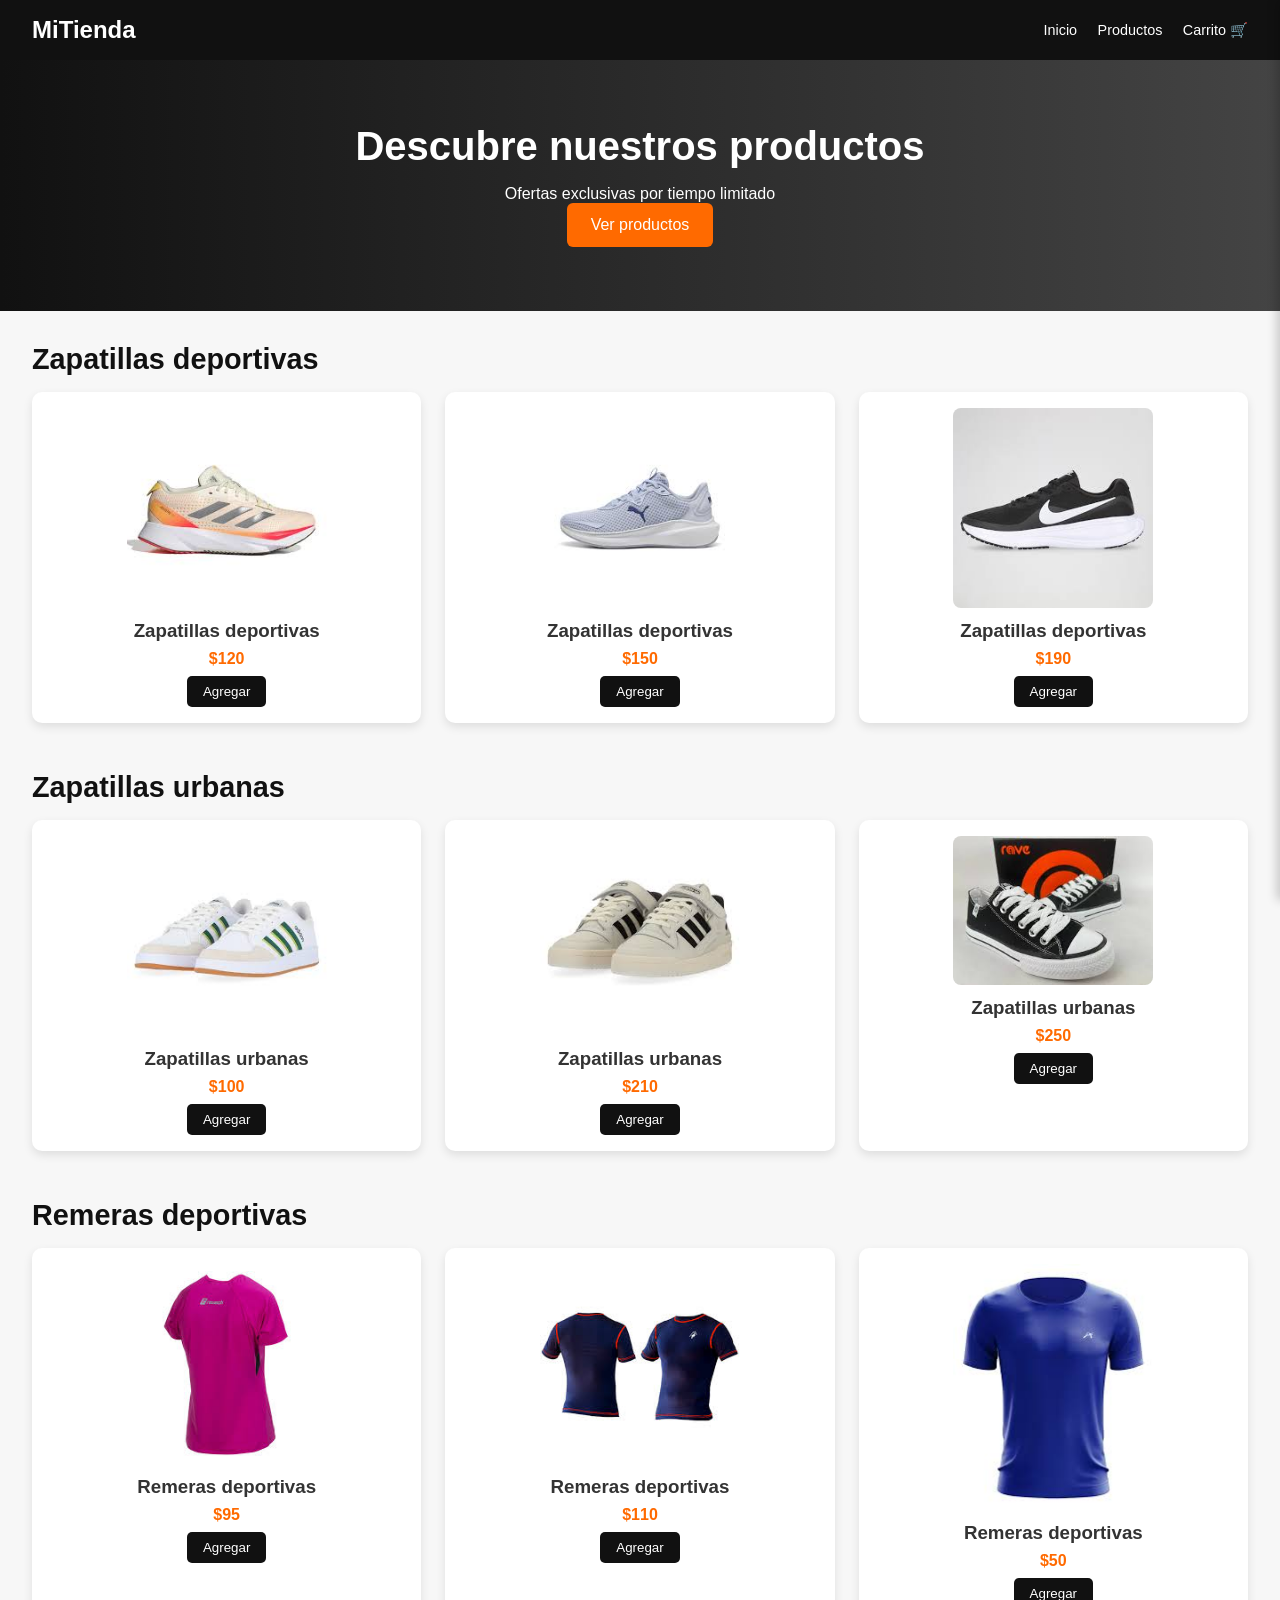
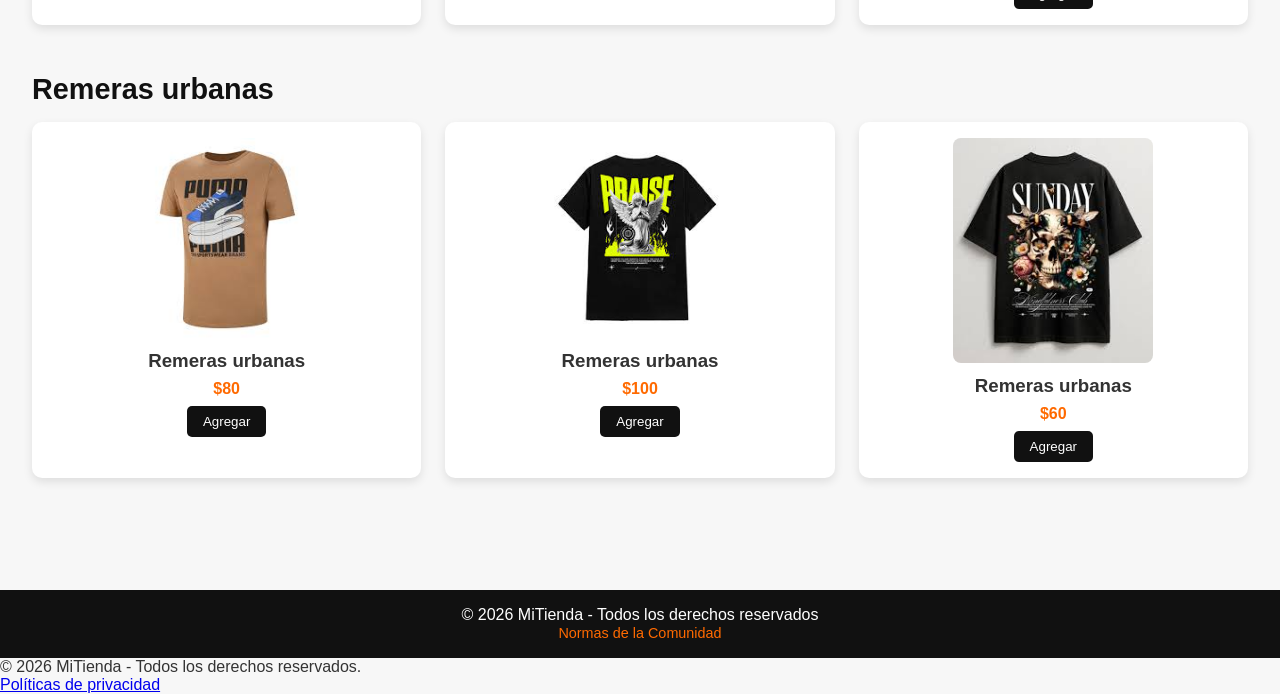
<file: index.html>
<!DOCTYPE html>
<html lang="es">
<head>
  <meta charset="UTF-8" />
  <meta name="viewport" content="width=device-width, initial-scale=1.0" />
  <title>Tienda Online</title>
  <link rel="stylesheet" href="styles.css" />
</head>
<body>

<header>
  <h1>MiTienda</h1>
  <nav>
    <a href="#">Inicio</a>
    <a href="#productos">Productos</a>
    <a href="#" onclick="toggleCart()">Carrito 🛒</a>
  </nav>
</header>

<section class="hero">
  <h2>Descubre nuestros productos</h2>
  <p>Ofertas exclusivas por tiempo limitado</p>
  <button onclick="scrollToProducts()">Ver productos</button>
</section>

<section id="productos" class="products"></section>

<div id="cart" class="cart">
  <h2>Carrito</h2>
  <div id="cart-items"></div>
  <div class="cart-total">Total: $<span id="total">0</span></div>

  <div class="cart-options">
    <label>Forma de pago:
      <select id="payment-method">
        <option value="tarjeta">Tarjeta de crédito</option>
        <option value="paypal">PayPal</option>
        <option value="efectivo">Efectivo</option>
      </select>
    </label>
    <label>Envío:
      <select id="shipping-method">
        <option value="estandar">Estándar</option>
        <option value="express">Express</option>
      </select>
    </label>
  </div>

  <button id="checkout-btn">Finalizar compra</button>
</div>

<footer class="footer">
  <div class="footer-contenido">
  <p>&copy; 2026 MiTienda - Todos los derechos reservados</p>
  <a href="normas.html">Normas de la Comunidad</a>
</footer>

  <div class="footer-bottom">
    <p>© 2026 MiTienda - Todos los derechos reservados.</p>
    <ul>
        <li><a href="politicas_de_privacidad.html">Políticas de privacidad</a></li>
    </ul>
  </div>
</footer>
<script src="script.js"></script>

</body>
</html>
</file>
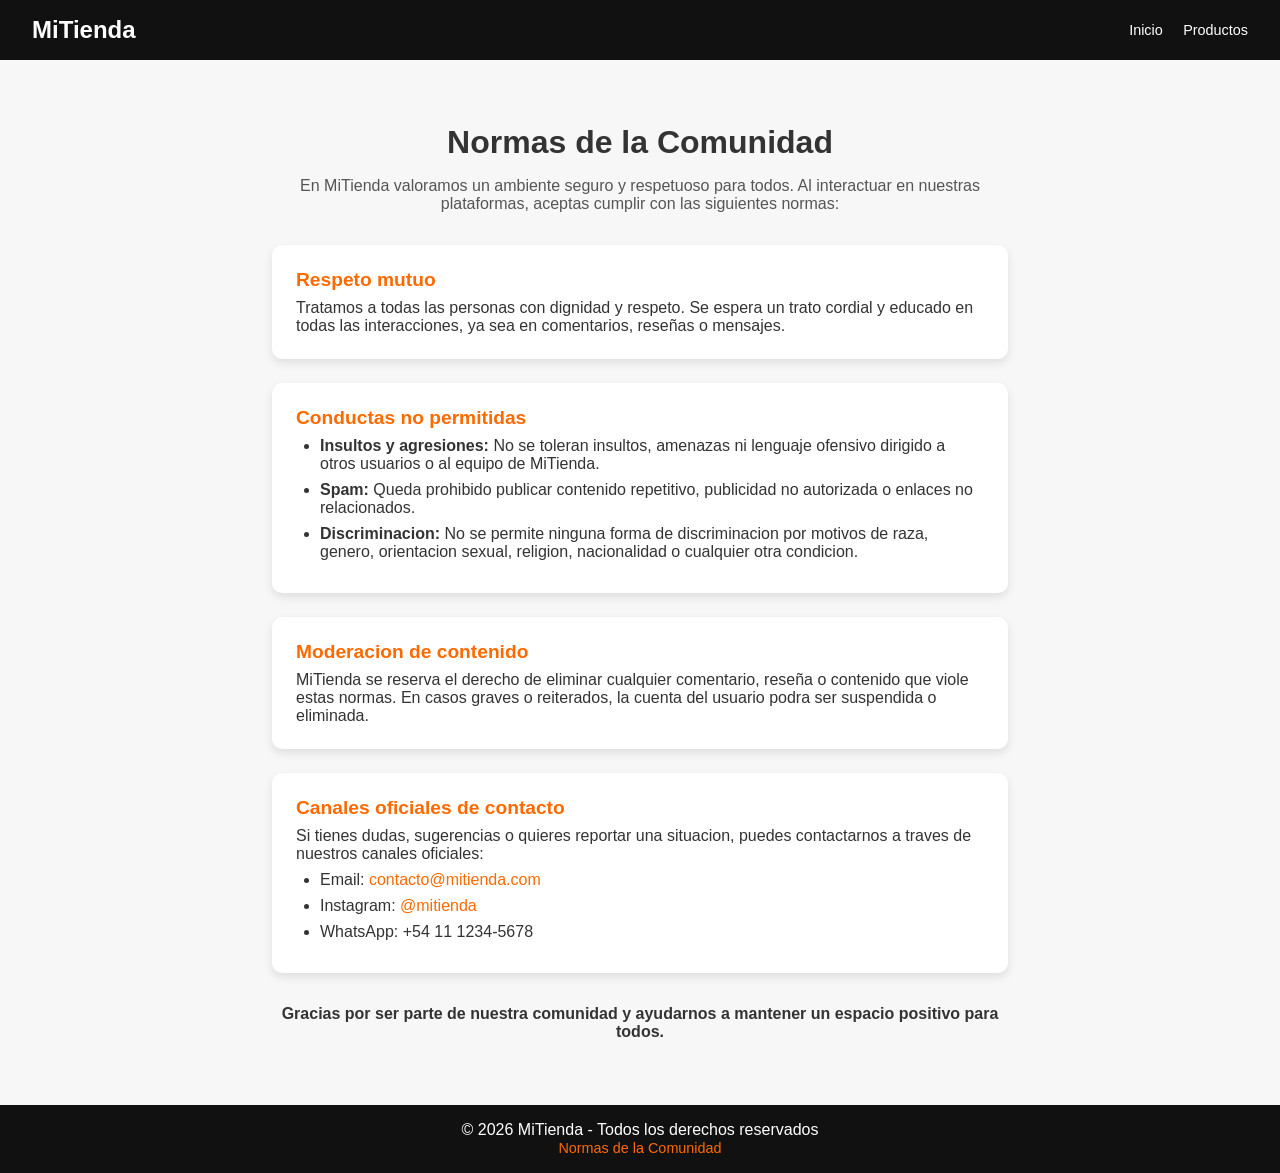
<file: normas.html>
<!DOCTYPE html>
<html lang="es">
<head>
  <meta charset="UTF-8" />
  <meta name="viewport" content="width=device-width, initial-scale=1.0" />
  <title>Normas de la Comunidad - MiTienda</title>
  <link rel="stylesheet" href="styles.css" />
</head>
<body>

<header>
  <h1>MiTienda</h1>
  <nav>
    <a href="index.html">Inicio</a>
    <a href="index.html#productos">Productos</a>
  </nav>
</header>

<section class="normas">
  <h2>Normas de la Comunidad</h2>
  <p class="normas-intro">En MiTienda valoramos un ambiente seguro y respetuoso para todos. Al interactuar en nuestras plataformas, aceptas cumplir con las siguientes normas:</p>

  <div class="norma-card">
    <h3>Respeto mutuo</h3>
    <p>Tratamos a todas las personas con dignidad y respeto. Se espera un trato cordial y educado en todas las interacciones, ya sea en comentarios, reseñas o mensajes.</p>
  </div>

  <div class="norma-card">
    <h3>Conductas no permitidas</h3>
    <ul>
      <li><strong>Insultos y agresiones:</strong> No se toleran insultos, amenazas ni lenguaje ofensivo dirigido a otros usuarios o al equipo de MiTienda.</li>
      <li><strong>Spam:</strong> Queda prohibido publicar contenido repetitivo, publicidad no autorizada o enlaces no relacionados.</li>
      <li><strong>Discriminacion:</strong> No se permite ninguna forma de discriminacion por motivos de raza, genero, orientacion sexual, religion, nacionalidad o cualquier otra condicion.</li>
    </ul>
  </div>

  <div class="norma-card">
    <h3>Moderacion de contenido</h3>
    <p>MiTienda se reserva el derecho de eliminar cualquier comentario, reseña o contenido que viole estas normas. En casos graves o reiterados, la cuenta del usuario podra ser suspendida o eliminada.</p>
  </div>

  <div class="norma-card">
    <h3>Canales oficiales de contacto</h3>
    <p>Si tienes dudas, sugerencias o quieres reportar una situacion, puedes contactarnos a traves de nuestros canales oficiales:</p>
    <ul>
      <li>Email: <a href="mailto:contacto@mitienda.com">contacto@mitienda.com</a></li>
      <li>Instagram: <a href="https://instagram.com/mitienda" target="_blank">@mitienda</a></li>
      <li>WhatsApp: +54 11 1234-5678</li>
    </ul>
  </div>

  <p class="normas-cierre">Gracias por ser parte de nuestra comunidad y ayudarnos a mantener un espacio positivo para todos.</p>
</section>

<footer class="footer">
  <p>&copy; 2026 MiTienda - Todos los derechos reservados</p>
  <a href="normas.html">Normas de la Comunidad</a>
</footer>

</body>
</html>
</file>
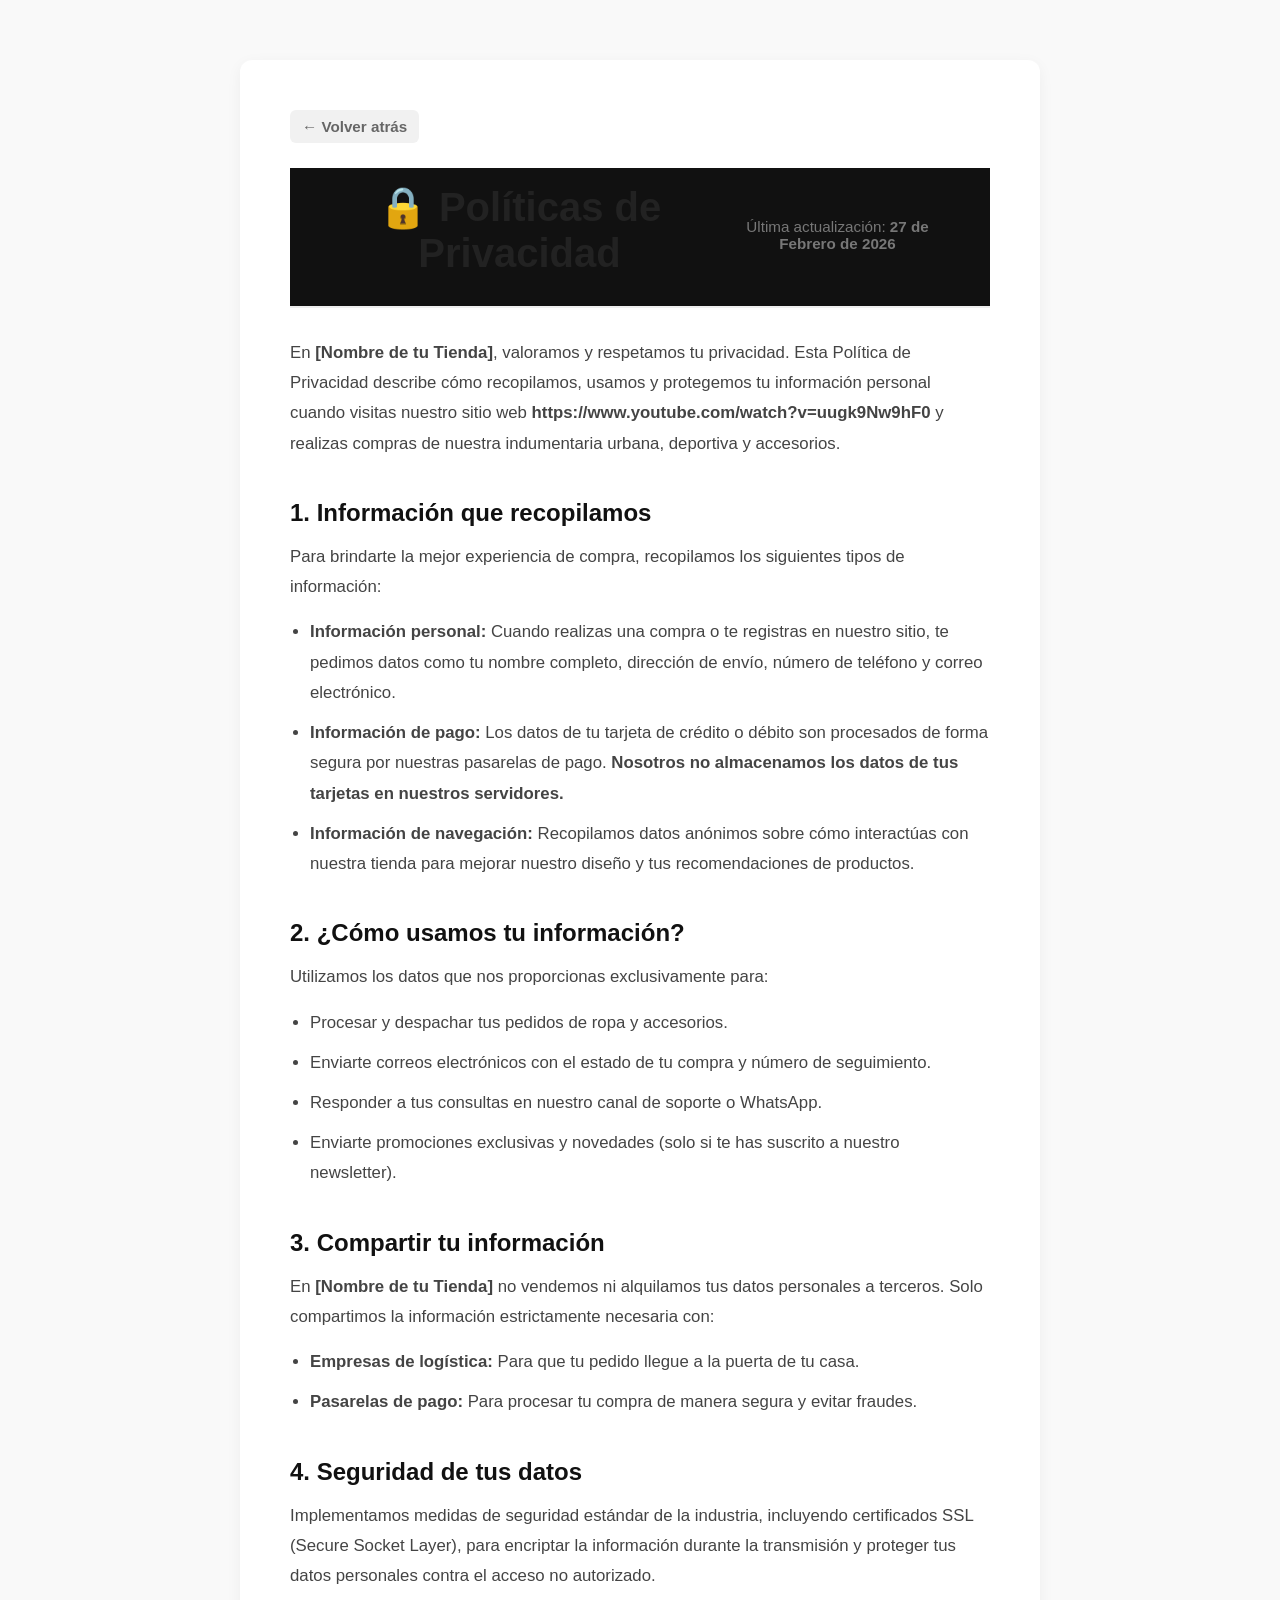
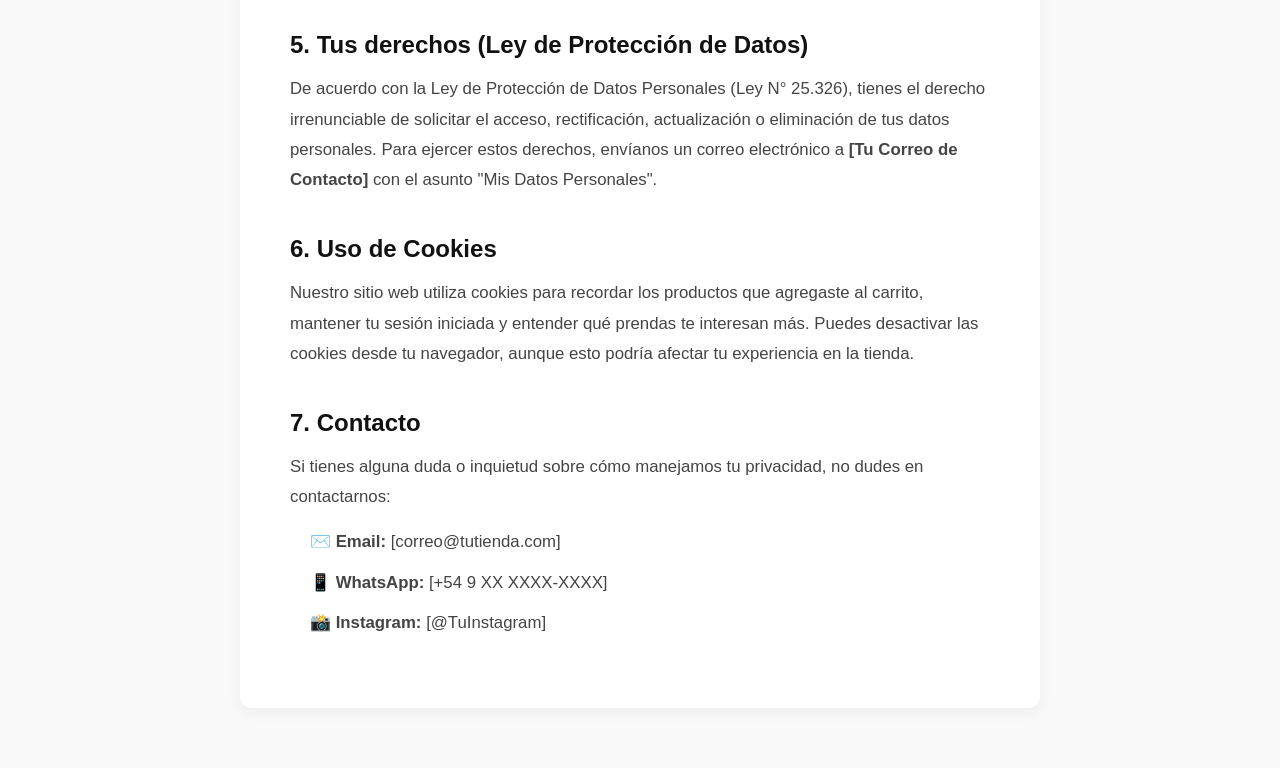
<file: politicas_de_privacidad.html>
<!DOCTYPE html>
<html lang="es">
<head>
    <meta charset="UTF-8">
    <meta name="viewport" content="width=device-width, initial-scale=1.0">
    <title>Políticas de Privacidad | MiTienda</title>
    
    <link rel="stylesheet" href="styles.css"> 
</head>
<body>

    <script src="privacidad.js"></script>
</body>
</html>
<main class="privacy-wrapper">
    <div class="privacy-container">
        
        <div class="nav-volver">
            <a href="#" onclick="history.back(); return false;" class="btn-volver">
                ← Volver atrás
            </a>
        </div>
        
        <header class="privacy-header">
            <h1>🔒 Políticas de Privacidad</h1>
            <p class="last-updated">Última actualización: <strong>27 de Febrero de 2026</strong></p>
        </header>

        <section class="privacy-content">
            <p>En <strong>[Nombre de tu Tienda]</strong>, valoramos y respetamos tu privacidad. Esta Política de Privacidad describe cómo recopilamos, usamos y protegemos tu información personal cuando visitas nuestro sitio web <strong>https://www.youtube.com/watch?v=uugk9Nw9hF0</strong> y realizas compras de nuestra indumentaria urbana, deportiva y accesorios.</p>

            <h2>1. Información que recopilamos</h2>
            <p>Para brindarte la mejor experiencia de compra, recopilamos los siguientes tipos de información:</p>
            <ul>
                <li><strong>Información personal:</strong> Cuando realizas una compra o te registras en nuestro sitio, te pedimos datos como tu nombre completo, dirección de envío, número de teléfono y correo electrónico.</li>
                <li><strong>Información de pago:</strong> Los datos de tu tarjeta de crédito o débito son procesados de forma segura por nuestras pasarelas de pago. <strong>Nosotros no almacenamos los datos de tus tarjetas en nuestros servidores.</strong></li>
                <li><strong>Información de navegación:</strong> Recopilamos datos anónimos sobre cómo interactúas con nuestra tienda para mejorar nuestro diseño y tus recomendaciones de productos.</li>
            </ul>

            <h2>2. ¿Cómo usamos tu información?</h2>
            <p>Utilizamos los datos que nos proporcionas exclusivamente para:</p>
            <ul>
                <li>Procesar y despachar tus pedidos de ropa y accesorios.</li>
                <li>Enviarte correos electrónicos con el estado de tu compra y número de seguimiento.</li>
                <li>Responder a tus consultas en nuestro canal de soporte o WhatsApp.</li>
                <li>Enviarte promociones exclusivas y novedades (solo si te has suscrito a nuestro newsletter).</li>
            </ul>

            <h2>3. Compartir tu información</h2>
            <p>En <strong>[Nombre de tu Tienda]</strong> no vendemos ni alquilamos tus datos personales a terceros. Solo compartimos la información estrictamente necesaria con:</p>
            <ul>
                <li><strong>Empresas de logística:</strong> Para que tu pedido llegue a la puerta de tu casa.</li>
                <li><strong>Pasarelas de pago:</strong> Para procesar tu compra de manera segura y evitar fraudes.</li>
            </ul>

            <h2>4. Seguridad de tus datos</h2>
            <p>Implementamos medidas de seguridad estándar de la industria, incluyendo certificados SSL (Secure Socket Layer), para encriptar la información durante la transmisión y proteger tus datos personales contra el acceso no autorizado.</p>

            <h2>5. Tus derechos (Ley de Protección de Datos)</h2>
            <p>De acuerdo con la Ley de Protección de Datos Personales (Ley N° 25.326), tienes el derecho irrenunciable de solicitar el acceso, rectificación, actualización o eliminación de tus datos personales. Para ejercer estos derechos, envíanos un correo electrónico a <strong>[Tu Correo de Contacto]</strong> con el asunto "Mis Datos Personales".</p>

            <h2>6. Uso de Cookies</h2>
            <p>Nuestro sitio web utiliza cookies para recordar los productos que agregaste al carrito, mantener tu sesión iniciada y entender qué prendas te interesan más. Puedes desactivar las cookies desde tu navegador, aunque esto podría afectar tu experiencia en la tienda.</p>

            <h2>7. Contacto</h2>
            <p>Si tienes alguna duda o inquietud sobre cómo manejamos tu privacidad, no dudes en contactarnos:</p>
            <ul class="contact-list">
                <li>✉️ <strong>Email:</strong> [correo@tutienda.com]</li>
                <li>📱 <strong>WhatsApp:</strong> [+54 9 XX XXXX-XXXX]</li>
                <li>📸 <strong>Instagram:</strong> [@TuInstagram]</li>
            </ul>
        </section>

    </div>

    <button id="btnBackToTop" class="btn-back-to-top" title="Volver arriba">
        ↑
    </button>
</main>
</file>
<file: styles.css>
* { box-sizing: border-box; margin: 0; padding: 0; font-family: Arial, sans-serif; }

    body { background: #f7f7f7; color: #333; }

    header {
      background: #111;
      color: #fff;
      padding: 1rem 2rem;
      display: flex;
      justify-content: space-between;
      align-items: center;
    }

    header h1 { font-size: 1.5rem; }

    nav a {
      color: #fff;
      margin-left: 1rem;
      text-decoration: none;
      font-size: 0.9rem;
    }

    .hero {
      background: linear-gradient(to right, #111, #444);
      color: #fff;
      padding: 4rem 2rem;
      text-align: center;
    }

    .hero h2 { font-size: 2.5rem; margin-bottom: 1rem; }

    .hero button {
      padding: 0.8rem 1.5rem;
      border: none;
      background: #ff6a00;
      color: #fff;
      font-size: 1rem;
      cursor: pointer;
      border-radius: 6px;
    }

    .products {
      /* contenedor general, ahora se usa sólo para contener categorías */
      padding: 2rem;
    }

    .category {
      margin-bottom: 3rem;
    }

    .category h2 {
      font-size: 1.8rem;
      margin-bottom: 1rem;
      color: #111;
    }

    .products-grid {
      display: grid;
      grid-template-columns: repeat(auto-fit, minmax(250px, 1fr));
      gap: 1.5rem;
    }

    .card {
      background: #fff;
      border-radius: 10px;
      padding: 1rem;
      box-shadow: 0 4px 10px rgba(0,0,0,0.1);
      text-align: center;
    }

    .card img {
      width: 100%;
      max-width: 200px; /* limitar ancho para que no se estiren demasiado */
      height: auto;
      object-fit: cover;
      border-radius: 8px;
    }

    .card h3 { margin: 0.5rem 0; }

    .price { color: #ff6a00; font-weight: bold; margin-bottom: 0.5rem; }

    .card button {
      padding: 0.5rem 1rem;
      border: none;
      background: #111;
      color: #fff;
      border-radius: 5px;
      cursor: pointer;
    }

    .cart {
      position: fixed;
      right: 0;
      top: 0;
      background: #fff;
      width: 300px;
      height: 100%;
      box-shadow: -3px 0 10px rgba(0,0,0,0.2);
      padding: 1rem;
      transform: translateX(100%);
      transition: 0.3s;
      overflow-y: auto;
    }

    .cart.active { transform: translateX(0); }

    .cart h2 { margin-bottom: 1rem; }

    .cart-item { margin-bottom: 0.8rem; font-size: 0.9rem; }

    .cart-total { font-weight: bold; margin-top: 1rem; }

    .cart-options {
      margin-top: 1rem;
      font-size: 0.9rem;
    }

    .cart-options label {
      display: block;
      margin-bottom: 0.5rem;
    }

    .cart-options select {
      width: 100%;
      padding: 0.3rem;
      margin-top: 0.2rem;
    }

    #checkout-btn {
      margin-top: 1rem;
      width: 100%;
      padding: 0.7rem;
      background: #ff6a00;
      border: none;
      color: #fff;
      font-size: 1rem;
      cursor: pointer;
      border-radius: 5px;
    }

    .footer {
      text-align: center;
      padding: 1rem;
      background: #111;
      color: #fff;
      margin-top: 2rem;
    }
  
/*------------------------------------------------------------*/
  /*----------- Bloque: POLÍTICAS DE PRIVACIDAD -----------*/
/*------------------------------------------------------------*/

.privacy-wrapper {
    background-color: #f9f9f9; /* Fondo muy suave para que no canse la vista */
    padding: 60px 20px;
    font-family: 'Helvetica Neue', Arial, sans-serif;
}

.privacy-container {
    max-width: 800px; /* Ancho máximo para que las líneas no sean infinitas */
    margin: 0 auto;
    background-color: #ffffff;
    padding: 50px;
    border-radius: 12px;
    box-shadow: 0 4px 15px rgba(0, 0, 0, 0.05);
}

.privacy-header {
    text-align: center;
    border-bottom: 2px solid #eeeeee;
    padding-bottom: 20px;
    margin-bottom: 30px;
}

.privacy-header h1 {
    font-size: 2.5rem;
    color: #222222;
    margin-bottom: 10px;
}

.last-updated {
    color: #777777;
    font-size: 0.95rem;
}

.privacy-content h2 {
    font-size: 1.5rem;
    color: #111111;
    margin-top: 40px;
    margin-bottom: 15px;
}

.privacy-content p {
    color: #444444;
    line-height: 1.8; /* Interlineado amplio para lectura cómoda */
    margin-bottom: 15px;
    font-size: 1.05rem;
}

.privacy-content ul {
    margin-bottom: 20px;
    padding-left: 20px;
}

.privacy-content li {
    color: #444444;
    line-height: 1.8;
    margin-bottom: 10px;
    font-size: 1.05rem;
}

.contact-list {
    list-style-type: none; /* Quitamos las viñetas en la lista de contacto */
    padding-left: 0;
}

/* --- BOTÓN VOLVER ARRIBA --- */
.btn-back-to-top {
    position: fixed;
    bottom: 30px;
    right: 30px;
    display: none; /* Oculto por defecto, se muestra con JS */
    width: 50px;
    height: 50px;
    background-color: #222222; /* Negro urbano */
    color: #ffffff;
    font-size: 1.5rem;
    font-weight: bold;
    border: none;
    border-radius: 50%;
    cursor: pointer;
    box-shadow: 0 4px 10px rgba(0, 0, 0, 0.3);
    transition: background-color 0.3s ease, transform 0.3s ease;
    z-index: 1000;
}

.btn-back-to-top:hover {
    background-color: #555555;
    transform: translateY(-5px); /* Efecto de saltito al pasar el mouse */
}

/* --- RESPONSIVE --- */
@media (max-width: 768px) {
    .privacy-container {
        padding: 30px 20px;
    }
    
    .privacy-header h1 {
        font-size: 2rem;
    }
}

/* --- BOTÓN VOLVER --- */
.nav-volver {
    margin-bottom: 25px;
}

.btn-volver {
    display: inline-flex;
    align-items: center;
    color: #666666;
    text-decoration: none;
    font-weight: bold;
    font-size: 0.95rem;
    padding: 8px 12px;
    border-radius: 6px;
    background-color: #f1f1f1;
    transition: all 0.3s ease;
}

.btn-volver:hover {
    color: #111111; /* Se oscurece el texto */
    background-color: #e2e2e2; /* Se oscurece un poco el fondo */
    transform: translateX(-5px); /* Efecto sutil: se mueve un poquito hacia la izquierda indicando "Atrás" */
}


/*------------------------------------------------------------*/
/*----------- FIN BLOQUE POLITICAS DE PRIVACIDAD -----------*/
/*------------------------------------------------------------*/

    .footer a {
      color: #ff6a00;
      text-decoration: none;
      font-size: 0.9rem;
    }

    .footer a:hover { text-decoration: underline; }

    /* Normas de la comunidad */
    .normas {
      max-width: 800px;
      margin: 2rem auto;
      padding: 2rem;
    }

    .normas h2 {
      font-size: 2rem;
      margin-bottom: 1rem;
      text-align: center;
    }

    .normas-intro {
      text-align: center;
      margin-bottom: 2rem;
      color: #555;
    }

    .norma-card {
      background: #fff;
      border-radius: 10px;
      padding: 1.5rem;
      margin-bottom: 1.5rem;
      box-shadow: 0 4px 10px rgba(0,0,0,0.1);
    }

    .norma-card h3 {
      color: #ff6a00;
      margin-bottom: 0.5rem;
      font-size: 1.2rem;
    }

    .norma-card ul {
      list-style: disc;
      padding-left: 1.5rem;
      margin-top: 0.5rem;
    }

    .norma-card li { margin-bottom: 0.5rem; }

    .norma-card a { color: #ff6a00; text-decoration: none; }
    .norma-card a:hover { text-decoration: underline; }

    .normas-cierre {
      text-align: center;
      margin-top: 2rem;
      font-weight: bold;
      color: #333;
    }
</file>
